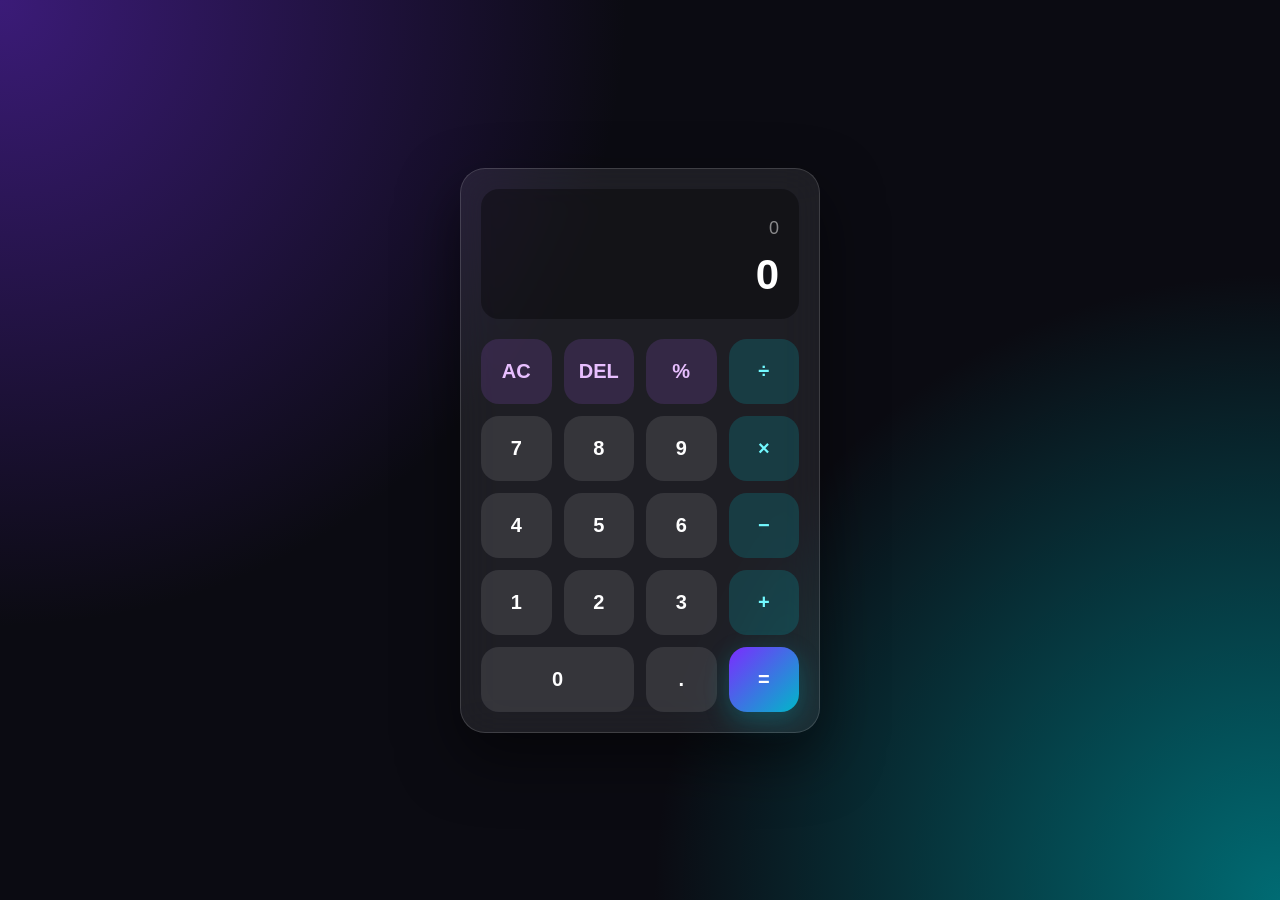
<file: Calculator/index.html>
<!DOCTYPE html>
<html lang="en">

<head>
    <meta charset="UTF-8">
    <meta name="viewport" content="width=device-width, initial-scale=1.0">

    <title>Modern Calculator</title>

    <link rel="stylesheet" href="style.css">
</head>

<body>

    <div class="calculator">

        <!-- Display -->
        <div class="display">

            <div id="previous">
                0
            </div>

            <div id="current">
                0
            </div>

        </div>


        <!-- Buttons -->
        <div class="buttons">

            <button class="btn function" data-action="clear">
                AC
            </button>

            <button class="btn function" data-action="delete">
                DEL
            </button>

            <button class="btn function" data-action="percent">
                %
            </button>

            <button class="btn operator" data-operation="/">
                ÷
            </button>


            <button class="btn" data-number="7">
                7
            </button>

            <button class="btn" data-number="8">
                8
            </button>

            <button class="btn" data-number="9">
                9
            </button>

            <button class="btn operator" data-operation="*">
                ×
            </button>


            <button class="btn" data-number="4">
                4
            </button>

            <button class="btn" data-number="5">
                5
            </button>

            <button class="btn" data-number="6">
                6
            </button>

            <button class="btn operator" data-operation="-">
                −
            </button>


            <button class="btn" data-number="1">
                1
            </button>

            <button class="btn" data-number="2">
                2
            </button>

            <button class="btn" data-number="3">
                3
            </button>

            <button class="btn operator" data-operation="+">
                +
            </button>


            <button class="btn zero" data-number="0">
                0
            </button>

            <button class="btn" data-number=".">
                .
            </button>

            <button class="btn equal" data-action="calculate">
                =
            </button>

        </div>

    </div>


    <script src="script.js"></script>

</body>

</html>
</file>
<file: Calculator/style.css>
* {
    margin: 0;
    padding: 0;
    box-sizing: border-box;
}


body {
    min-height: 100vh;

    display: flex;
    justify-content: center;
    align-items: center;

    font-family: Arial, sans-serif;

    background:
        radial-gradient(
            circle at top left,
            #3b1b78,
            transparent 40%
        ),
        radial-gradient(
            circle at bottom right,
            #006b73,
            transparent 40%
        ),
        #0b0b12;

    color: white;
}



.calculator {
    width: 360px;

    padding: 20px;

    border-radius: 25px;

    background: rgba(255, 255, 255, 0.08);

    border: 1px solid rgba(255, 255, 255, 0.15);

    box-shadow:
        0 25px 60px rgba(0, 0, 0, 0.5);

    backdrop-filter: blur(20px);
}



.display {
    min-height: 130px;

    padding: 20px;

    margin-bottom: 20px;

    border-radius: 18px;

    background: rgba(0, 0, 0, 0.35);

    display: flex;
    flex-direction: column;

    justify-content: flex-end;

    align-items: flex-end;

    overflow: hidden;
}


#previous {
    width: 100%;

    min-height: 25px;

    color: rgba(255, 255, 255, 0.5);

    font-size: 18px;

    text-align: right;
}


#current {
    width: 100%;

    margin-top: 8px;

    font-size: 42px;

    font-weight: bold;

    text-align: right;

    white-space: nowrap;

    overflow: hidden;

    text-overflow: ellipsis;
}



.buttons {
    display: grid;

    grid-template-columns:
        repeat(4, 1fr);

    gap: 12px;
}



.btn {
    height: 65px;

    border: none;

    border-radius: 18px;

    font-size: 20px;

    font-weight: bold;

    color: white;

    background: rgba(255, 255, 255, 0.1);

    cursor: pointer;

    transition:
        transform 0.15s,
        background 0.2s,
        box-shadow 0.2s;
}


.btn:hover {
    background: rgba(255, 255, 255, 0.2);

    transform: translateY(-2px);
}


.btn:active {
    transform: scale(0.94);
}



.function {
    color: #e8bfff;

    background: rgba(180, 100, 255, 0.15);
}


.function:hover {
    background: rgba(180, 100, 255, 0.3);
}



.operator {
    background: rgba(0, 200, 210, 0.18);

    color: #72f9ff;
}


.operator:hover {
    background: rgba(0, 200, 210, 0.35);
}



.equal {
    background: linear-gradient(
        135deg,
        #7b2cff,
        #00b8c8
    );

    box-shadow:
        0 8px 25px rgba(0, 200, 220, 0.25);
}


.equal:hover {
    background: linear-gradient(
        135deg,
        #913fff,
        #00d4df
    );
}



.zero {
    grid-column: span 2;
}




@media (max-width: 420px) {

    .calculator {
        width: 92%;
        padding: 15px;
    }


    .display {
        min-height: 120px;
    }


    #current {
        font-size: 34px;
    }


    .btn {
        height: 58px;

        font-size: 18px;

        border-radius: 15px;
    }


    .buttons {
        gap: 9px;
    }

}
</file>
